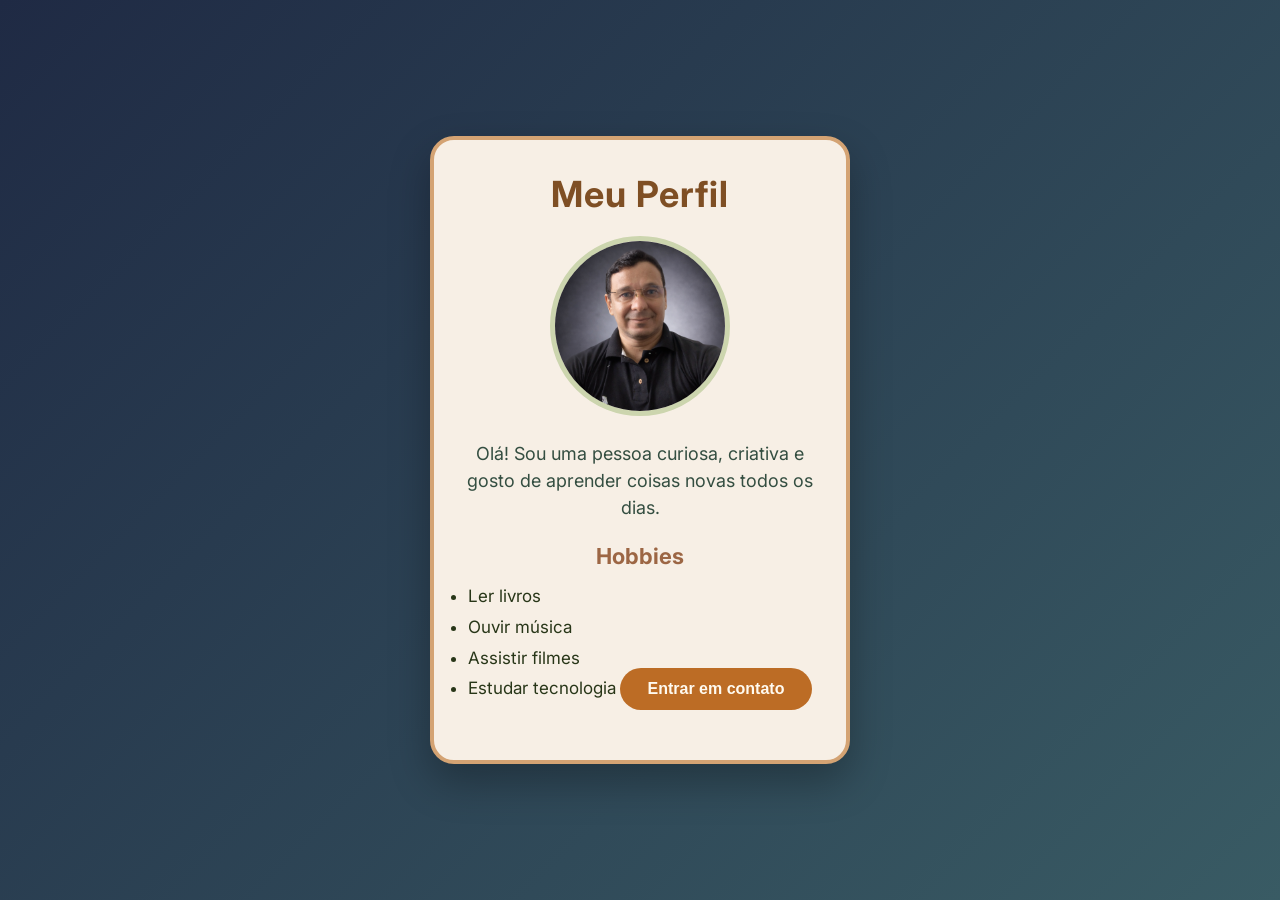
<file: dwfs-tarde/exercicio-130526/exercicio01/index.html>
<!DOCTYPE html>
<html lang="pt-BR">
<head>
  <meta charset="UTF-8">
  <meta name="viewport" content="width=device-width, initial-scale=1.0">
  <title>Perfil</title>
  <link rel="stylesheet" href="./style.css">
</head>
<body>
  <main class="perfil">
    <h1>Meu Perfil</h1>
    <img src="./imagem.png" alt="Foto de perfil">
    <p>Olá! Sou uma pessoa curiosa, criativa e gosto de aprender coisas novas todos os dias.</p>

    <h2>Hobbies</h2>
    <ul>
      <li>Ler livros</li>
      <li>Ouvir música</li>
      <li>Assistir filmes</li>
      <li>Estudar tecnologia</li>
    </ul>

    <button>Entrar em contato</button>
  </main>
</body>
</html>
</file>
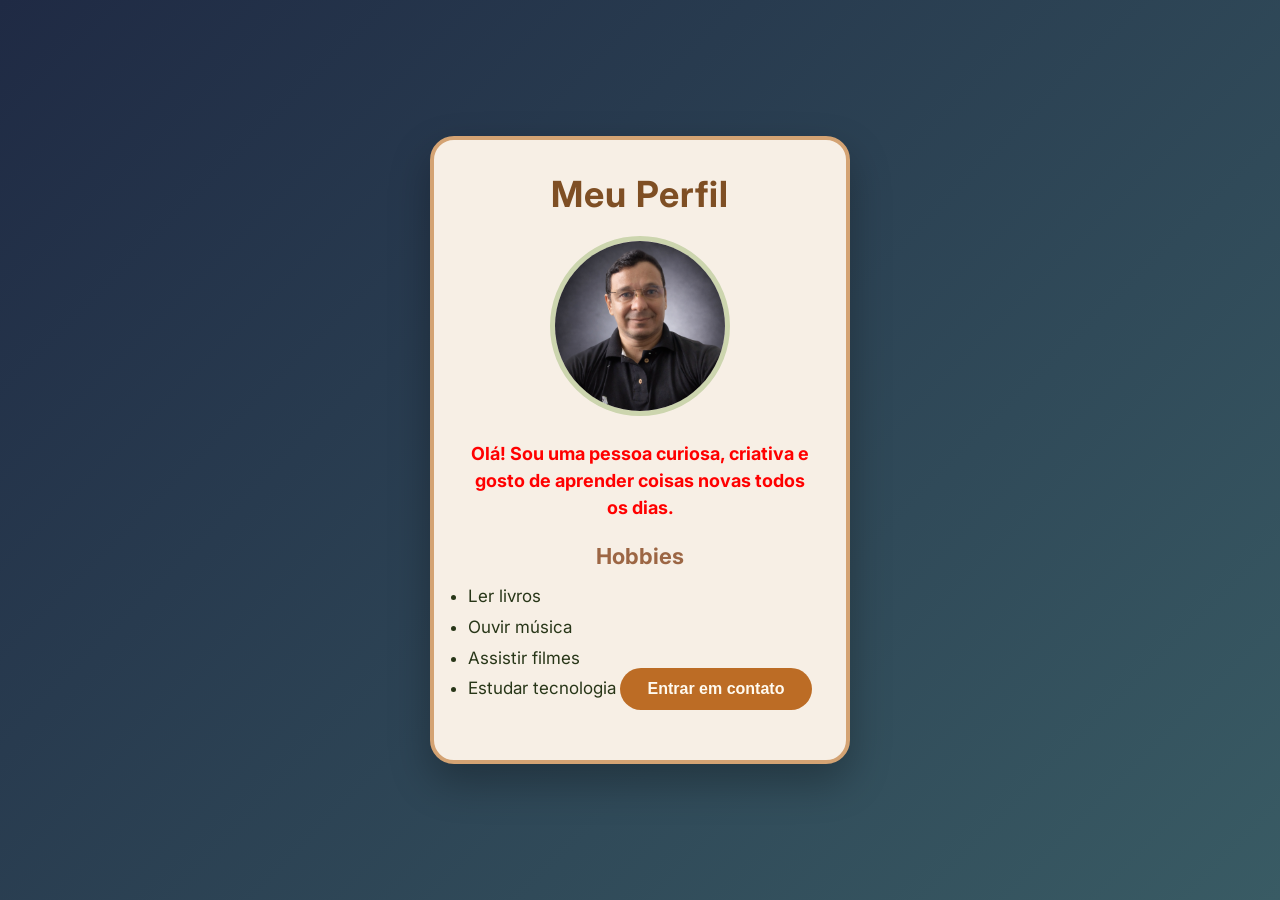
<file: dwfs-tarde/exercicio-130526/exercicio02/index.html>
<!DOCTYPE html>
<html lang="pt-BR">
<head>
  <meta charset="UTF-8">
  <meta name="viewport" content="width=device-width, initial-scale=1.0">
  <title>Perfil</title>
  <link rel="stylesheet" href="./style.css">
</head>
<body>
  <main class="perfil">
    <h1>Meu Perfil</h1>
    <img src="./imagem.png" alt="Foto de perfil">
    <p class="destaque">Olá! Sou uma pessoa curiosa, criativa e gosto de aprender coisas novas todos os dias.</p>

    <h2>Hobbies</h2>
    <ul>
      <li>Ler livros</li>
      <li>Ouvir música</li>
      <li>Assistir filmes</li>
      <li>Estudar tecnologia</li>
    </ul>

    <button>Entrar em contato</button>
  </main>
</body>
</html>
</file>
<file: dwfs-tarde/exercicio-130526/exercicio01/style.css>
@import url("https://fonts.googleapis.com/css2?family=Inter:wght@400;700&display=swap");

* {
  box-sizing: border-box;
  margin: 0;
  padding: 0;
}

body {
  min-height: 100vh;
  display: flex;
  align-items: center;
  justify-content: center;
  padding: 32px;
  background: linear-gradient(135deg, #1f2a44, #395b64);
  color: #22313f;
  font-family: "Inter", sans-serif;
}

.perfil {
  width: 100%;
  max-width: 420px;
  padding: 32px;
  text-align: center;
  background: #f7efe5;
  border: 4px solid #d4a373;
  border-radius: 24px;
  box-shadow: 0 18px 40px rgba(0, 0, 0, 0.28);
}

h1 {
  margin-bottom: 20px;
  color: #7f4f24;
  font-size: 36px;
  letter-spacing: 1px;
}

img {
  width: 180px;
  height: 180px;
  object-fit: cover;
  margin-bottom: 20px;
  border: 5px solid #ccd5ae;
  border-radius: 50%;
}

p {
  margin-bottom: 22px;
  color: #344e41;
  font-size: 18px;
  line-height: 1.5;
}

h2 {
  margin-bottom: 12px;
  color: #9c6644;
  font-size: 22px;
}

ul {
  display: inline-block;
  margin-bottom: 24px;
  color: #283618;
  text-align: left;
  line-height: 1.8;
  font-size: 17px;
}

button {
  padding: 12px 28px;
  color: #fffaf0;
  background: #bc6c25;
  border: 0;
  border-radius: 999px;
  font-size: 16px;
  font-weight: bold;
  cursor: pointer;
  transition: transform 0.2s, background 0.2s;
}

button:hover {
  background: #8f4f1f;
  transform: translateY(-2px);
}
</file>
<file: dwfs-tarde/exercicio-130526/exercicio02/style.css>
@import url("https://fonts.googleapis.com/css2?family=Inter:wght@400;700&display=swap");

* {
  box-sizing: border-box;
  margin: 0;
  padding: 0;
}

body {
  min-height: 100vh;
  display: flex;
  align-items: center;
  justify-content: center;
  padding: 32px;
  background: linear-gradient(135deg, #1f2a44, #395b64);
  color: #22313f;
  font-family: "Inter", sans-serif;
}

.perfil {
  width: 100%;
  max-width: 420px;
  padding: 32px;
  text-align: center;
  background: #f7efe5;
  border: 4px solid #d4a373;
  border-radius: 24px;
  box-shadow: 0 18px 40px rgba(0, 0, 0, 0.28);
}

h1 {
  margin-bottom: 20px;
  color: #7f4f24;
  font-size: 36px;
  letter-spacing: 1px;
}

img {
  width: 180px;
  height: 180px;
  object-fit: cover;
  margin-bottom: 20px;
  border: 5px solid #ccd5ae;
  border-radius: 50%;
}

p {
  margin-bottom: 22px;
  color: #344e41;
  font-size: 18px;
  line-height: 1.5;
}

h2 {
  margin-bottom: 12px;
  color: #9c6644;
  font-size: 22px;
}

ul {
  display: inline-block;
  margin-bottom: 24px;
  color: #283618;
  text-align: left;
  line-height: 1.8;
  font-size: 17px;
}

button {
  padding: 12px 28px;
  color: #fffaf0;
  background: #bc6c25;
  border: 0;
  border-radius: 999px;
  font-size: 16px;
  font-weight: bold;
  cursor: pointer;
  transition: transform 0.2s, background 0.2s;
}

button:hover {
  background: #8f4f1f;
  transform: translateY(-2px);
}

.destaque {
  color: red;
  font-weight: bold;
}
</file>
